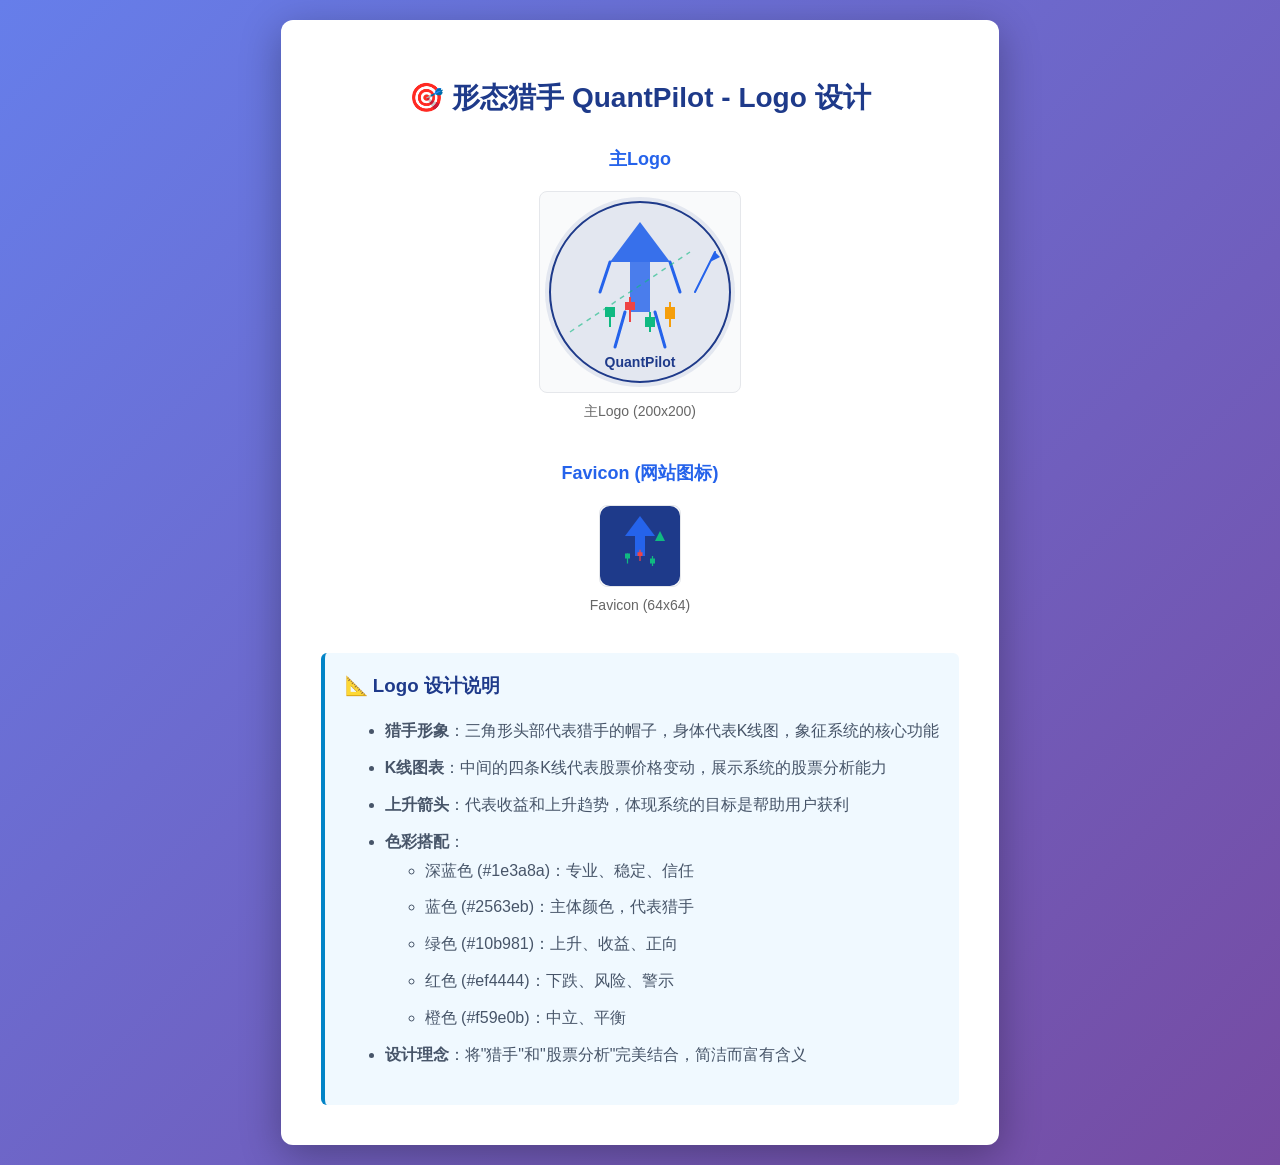
<file: web/static/images/logo-preview.html>
<!DOCTYPE html>
<html lang="zh-CN">
<head>
    <meta charset="UTF-8">
    <meta name="viewport" content="width=device-width, initial-scale=1.0">
    <title>QuantPilot Logo 预览</title>
    <style>
        body {
            font-family: Arial, sans-serif;
            background: linear-gradient(135deg, #667eea 0%, #764ba2 100%);
            display: flex;
            justify-content: center;
            align-items: center;
            min-height: 100vh;
            margin: 0;
            padding: 20px;
        }
        
        .container {
            background: white;
            border-radius: 12px;
            padding: 40px;
            box-shadow: 0 10px 40px rgba(0, 0, 0, 0.3);
            text-align: center;
        }
        
        h1 {
            color: #1e3a8a;
            margin-bottom: 30px;
            font-size: 28px;
        }
        
        .logo-section {
            margin-bottom: 40px;
        }
        
        .logo-section h2 {
            color: #2563eb;
            font-size: 18px;
            margin-bottom: 20px;
        }
        
        .logo-display {
            display: flex;
            justify-content: center;
            align-items: center;
            gap: 30px;
            flex-wrap: wrap;
            margin-bottom: 30px;
        }
        
        .logo-item {
            display: flex;
            flex-direction: column;
            align-items: center;
            gap: 10px;
        }
        
        .logo-item p {
            color: #666;
            font-size: 14px;
            margin: 0;
        }
        
        svg {
            border: 1px solid #e5e7eb;
            border-radius: 8px;
            background: #f9fafb;
        }
        
        .logo-main {
            width: 200px;
            height: 200px;
        }
        
        .logo-favicon {
            width: 80px;
            height: 80px;
        }
        
        .description {
            background: #f0f9ff;
            border-left: 4px solid #0284c7;
            padding: 20px;
            text-align: left;
            border-radius: 6px;
            margin-top: 30px;
        }
        
        .description h3 {
            color: #1e3a8a;
            margin-top: 0;
        }
        
        .description ul {
            color: #475569;
            line-height: 1.8;
        }
        
        .description li {
            margin-bottom: 8px;
        }
    </style>
</head>
<body>
    <div class="container">
        <h1>🎯 形态猎手 QuantPilot - Logo 设计</h1>
        
        <div class="logo-section">
            <h2>主Logo</h2>
            <div class="logo-display">
                <div class="logo-item">
                    <svg class="logo-main" viewBox="0 0 200 200" xmlns="http://www.w3.org/2000/svg">
                        <!-- 背景圆形 -->
                        <circle cx="100" cy="100" r="95" fill="#1e3a8a" opacity="0.1"/>
                        
                        <!-- 外圆环 -->
                        <circle cx="100" cy="100" r="90" fill="none" stroke="#1e3a8a" stroke-width="2"/>
                        
                        <!-- 猎手的头部（三角形，代表猎手的帽子） -->
                        <polygon points="100,30 130,70 70,70" fill="#2563eb" opacity="0.9"/>
                        
                        <!-- 猎手的身体（代表K线图） -->
                        <g id="hunter-body">
                            <!-- 左肩 -->
                            <line x1="70" y1="70" x2="60" y2="100" stroke="#2563eb" stroke-width="3" stroke-linecap="round"/>
                            <!-- 右肩 -->
                            <line x1="130" y1="70" x2="140" y2="100" stroke="#2563eb" stroke-width="3" stroke-linecap="round"/>
                            <!-- 躯干 -->
                            <rect x="90" y="70" width="20" height="50" fill="#2563eb" opacity="0.8"/>
                        </g>
                        
                        <!-- K线图表示（代表股票分析） -->
                        <g id="chart" transform="translate(100, 120)">
                            <!-- K线1 -->
                            <line x1="-30" y1="-5" x2="-30" y2="15" stroke="#10b981" stroke-width="2"/>
                            <rect x="-35" y="-5" width="10" height="10" fill="#10b981"/>
                            
                            <!-- K线2 -->
                            <line x1="-10" y1="-15" x2="-10" y2="10" stroke="#ef4444" stroke-width="2"/>
                            <rect x="-15" y="-10" width="10" height="8" fill="#ef4444"/>
                            
                            <!-- K线3 -->
                            <line x1="10" y1="0" x2="10" y2="20" stroke="#10b981" stroke-width="2"/>
                            <rect x="5" y="5" width="10" height="10" fill="#10b981"/>
                            
                            <!-- K线4 -->
                            <line x1="30" y1="-10" x2="30" y2="15" stroke="#f59e0b" stroke-width="2"/>
                            <rect x="25" y="-5" width="10" height="12" fill="#f59e0b"/>
                        </g>
                        
                        <!-- 猎手的腿（代表向下的箭头，表示捕猎） -->
                        <g id="hunter-legs">
                            <!-- 左腿 -->
                            <line x1="85" y1="120" x2="75" y2="155" stroke="#2563eb" stroke-width="3" stroke-linecap="round"/>
                            <!-- 右腿 -->
                            <line x1="115" y1="120" x2="125" y2="155" stroke="#2563eb" stroke-width="3" stroke-linecap="round"/>
                        </g>
                        
                        <!-- 猎手的武器（代表上升的箭头，表示收益） -->
                        <g id="weapon">
                            <!-- 箭杆 -->
                            <line x1="155" y1="100" x2="175" y2="60" stroke="#2563eb" stroke-width="2" stroke-linecap="round"/>
                            <!-- 箭头 -->
                            <polygon points="175,60 170,70 180,65" fill="#2563eb"/>
                        </g>
                        
                        <!-- 装饰元素：上升趋势线 -->
                        <path d="M 30 140 Q 60 120 90 100 T 150 60" fill="none" stroke="#10b981" stroke-width="1.5" opacity="0.6" stroke-dasharray="5,5"/>
                        
                        <!-- 文字：QuantPilot -->
                        <text x="100" y="175" font-family="Arial, sans-serif" font-size="14" font-weight="bold" text-anchor="middle" fill="#1e3a8a">QuantPilot</text>
                    </svg>
                    <p>主Logo (200x200)</p>
                </div>
            </div>
        </div>
        
        <div class="logo-section">
            <h2>Favicon (网站图标)</h2>
            <div class="logo-display">
                <div class="logo-item">
                    <svg class="logo-favicon" viewBox="0 0 64 64" xmlns="http://www.w3.org/2000/svg">
                        <!-- 背景 -->
                        <rect width="64" height="64" fill="#1e3a8a" rx="8"/>
                        
                        <!-- 猎手的头部 -->
                        <polygon points="32,8 44,24 20,24" fill="#2563eb"/>
                        
                        <!-- 猎手的身体 -->
                        <rect x="28" y="24" width="8" height="16" fill="#2563eb"/>
                        
                        <!-- K线图表 -->
                        <g transform="translate(32, 40)">
                            <!-- K线1 -->
                            <line x1="-10" y1="-2" x2="-10" y2="6" stroke="#10b981" stroke-width="1"/>
                            <rect x="-12" y="-2" width="4" height="4" fill="#10b981"/>
                            
                            <!-- K线2 -->
                            <line x1="0" y1="-5" x2="0" y2="4" stroke="#ef4444" stroke-width="1"/>
                            <rect x="-2" y="-3" width="4" height="3" fill="#ef4444"/>
                            
                            <!-- K线3 -->
                            <line x1="10" y1="0" x2="10" y2="8" stroke="#10b981" stroke-width="1"/>
                            <rect x="8" y="2" width="4" height="4" fill="#10b981"/>
                        </g>
                        
                        <!-- 上升箭头 -->
                        <polygon points="48,20 52,28 44,28" fill="#10b981"/>
                    </svg>
                    <p>Favicon (64x64)</p>
                </div>
            </div>
        </div>
        
        <div class="description">
            <h3>📐 Logo 设计说明</h3>
            <ul>
                <li><strong>猎手形象</strong>：三角形头部代表猎手的帽子，身体代表K线图，象征系统的核心功能</li>
                <li><strong>K线图表</strong>：中间的四条K线代表股票价格变动，展示系统的股票分析能力</li>
                <li><strong>上升箭头</strong>：代表收益和上升趋势，体现系统的目标是帮助用户获利</li>
                <li><strong>色彩搭配</strong>：
                    <ul>
                        <li>深蓝色 (#1e3a8a)：专业、稳定、信任</li>
                        <li>蓝色 (#2563eb)：主体颜色，代表猎手</li>
                        <li>绿色 (#10b981)：上升、收益、正向</li>
                        <li>红色 (#ef4444)：下跌、风险、警示</li>
                        <li>橙色 (#f59e0b)：中立、平衡</li>
                    </ul>
                </li>
                <li><strong>设计理念</strong>：将"猎手"和"股票分析"完美结合，简洁而富有含义</li>
            </ul>
        </div>
    </div>
</body>
</html>
</file>
